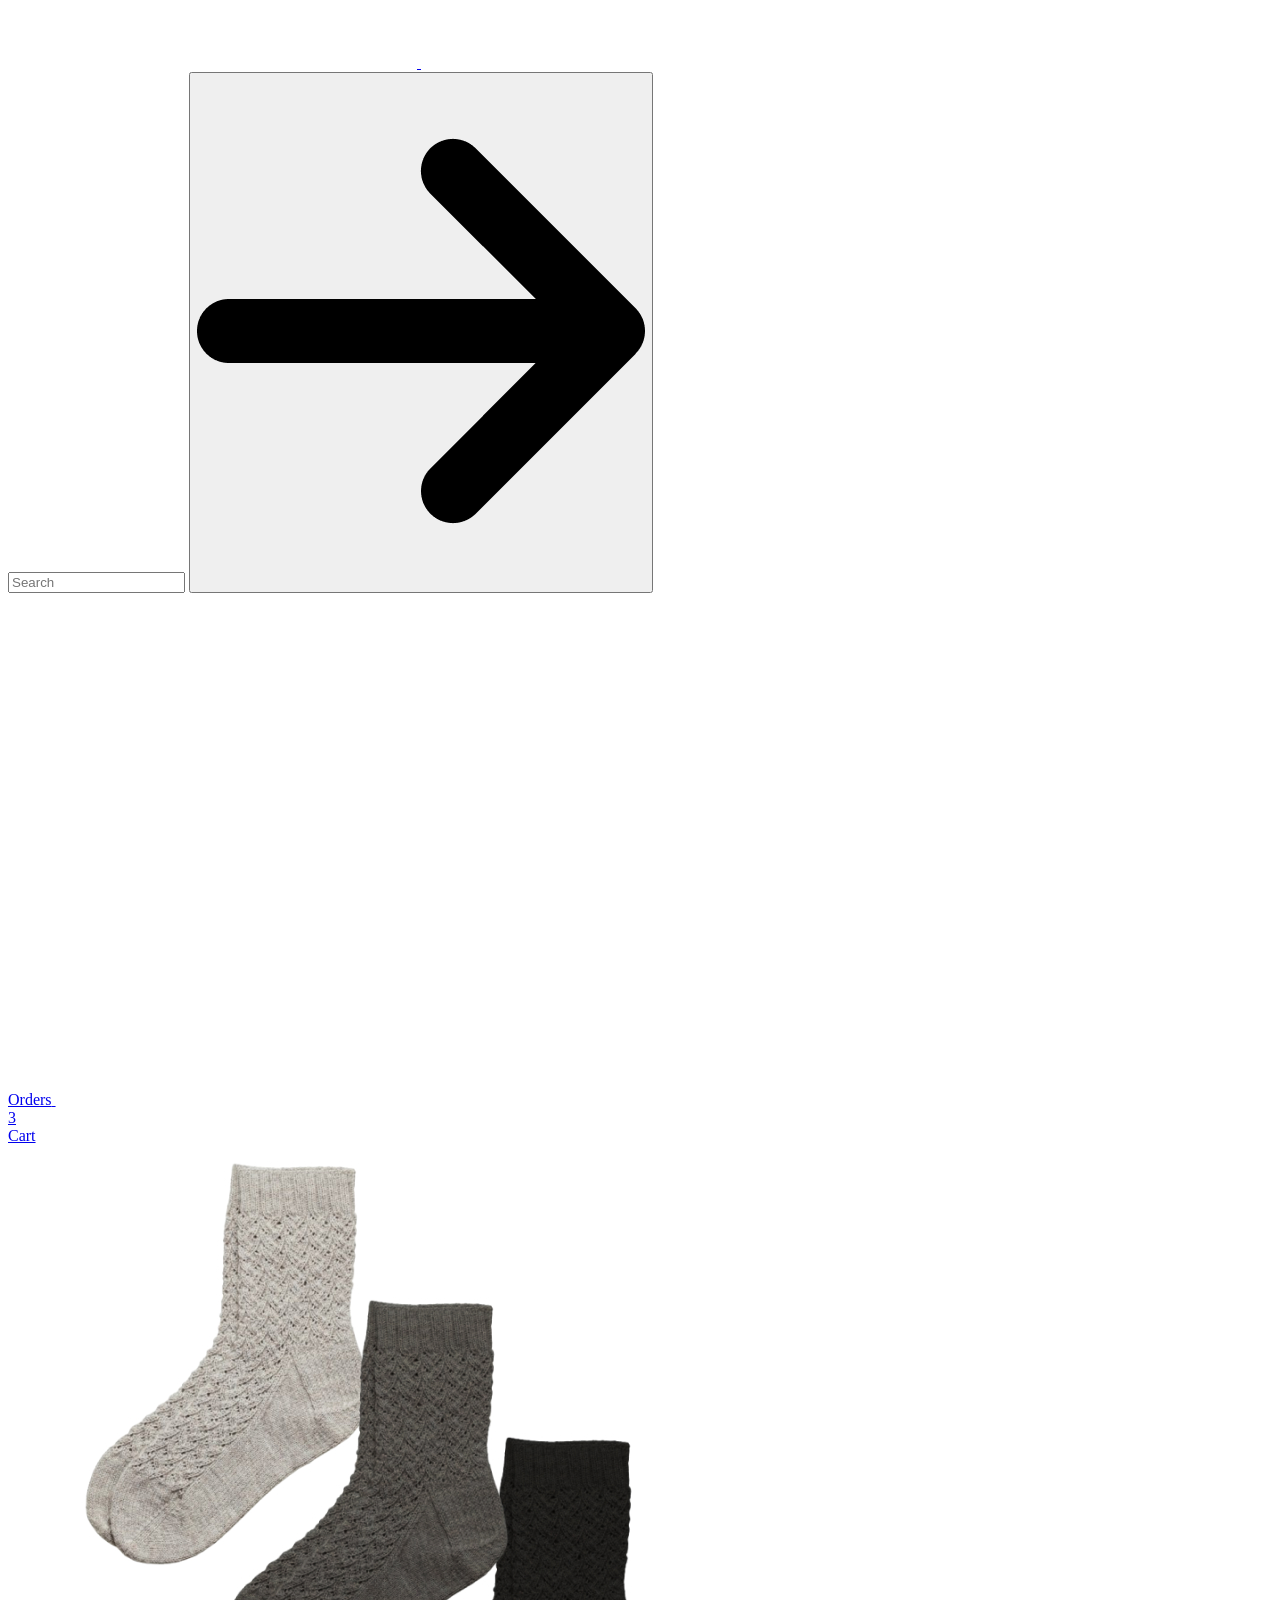
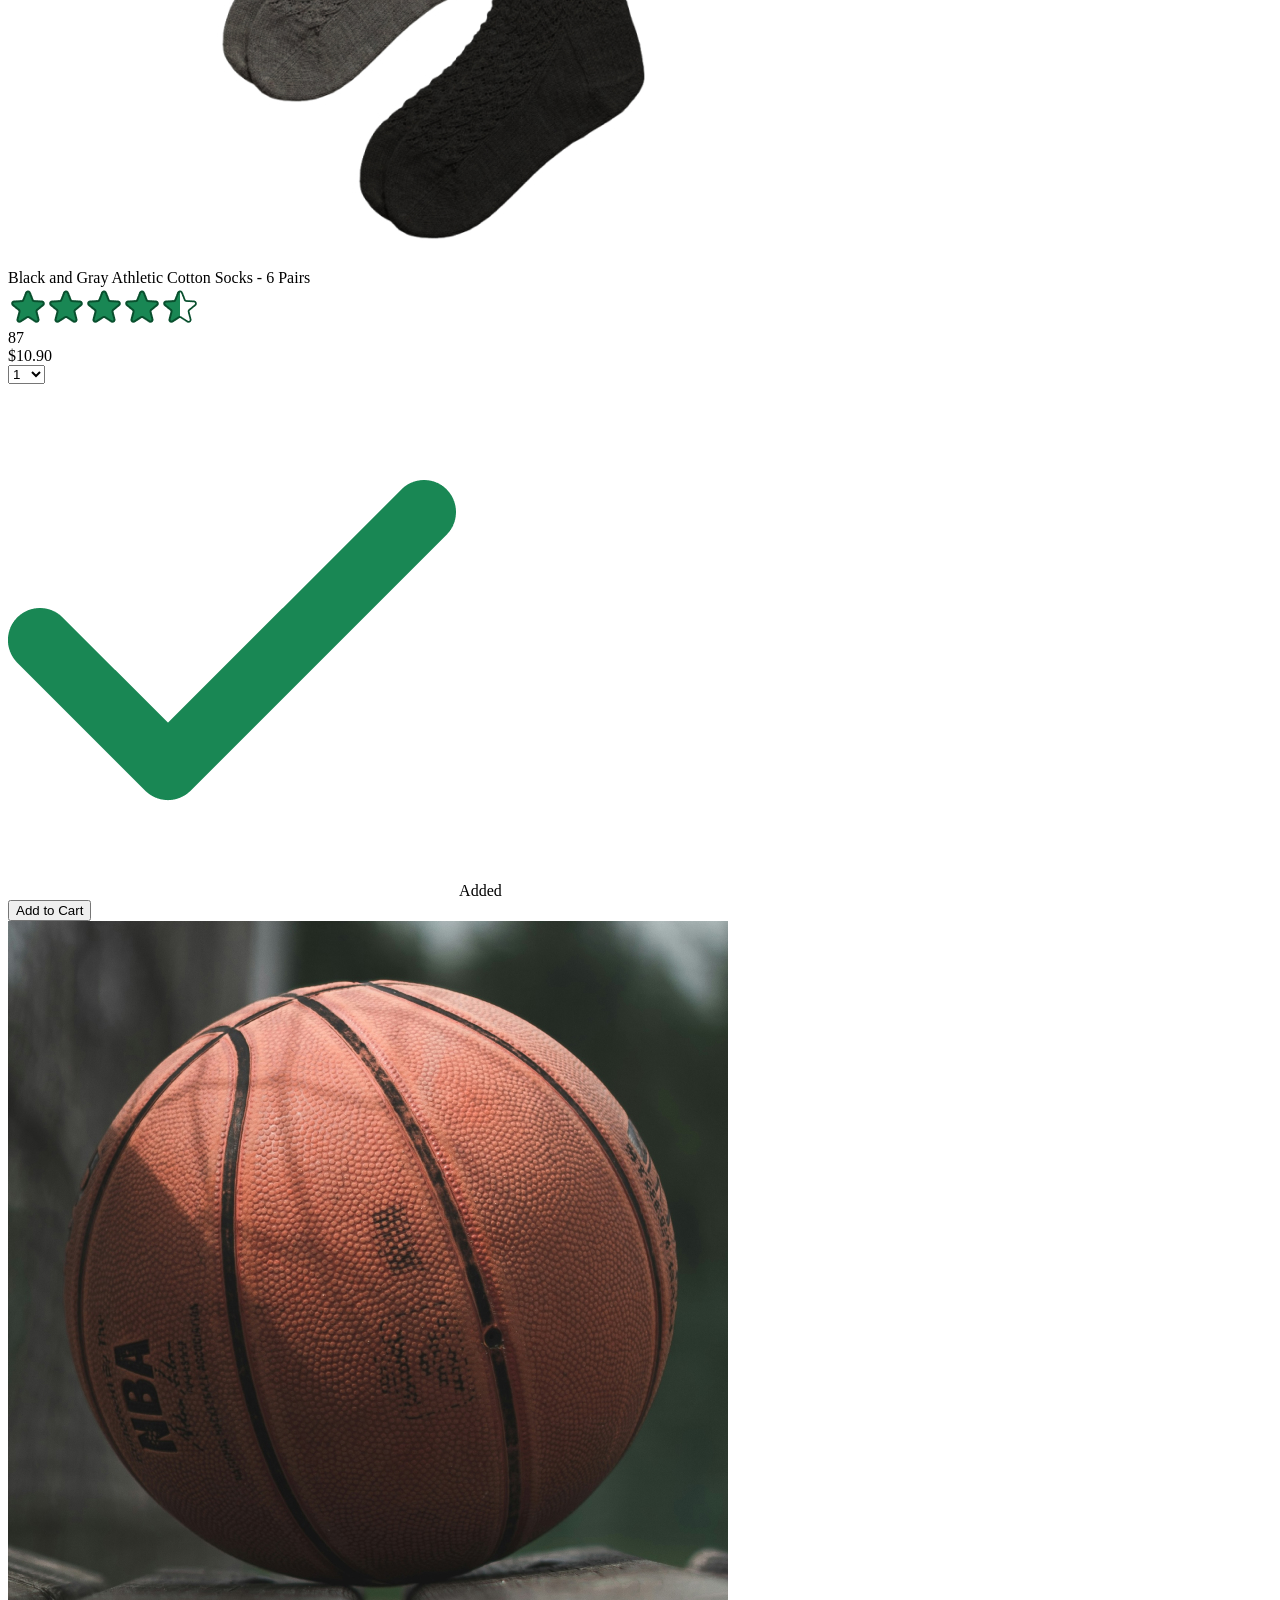
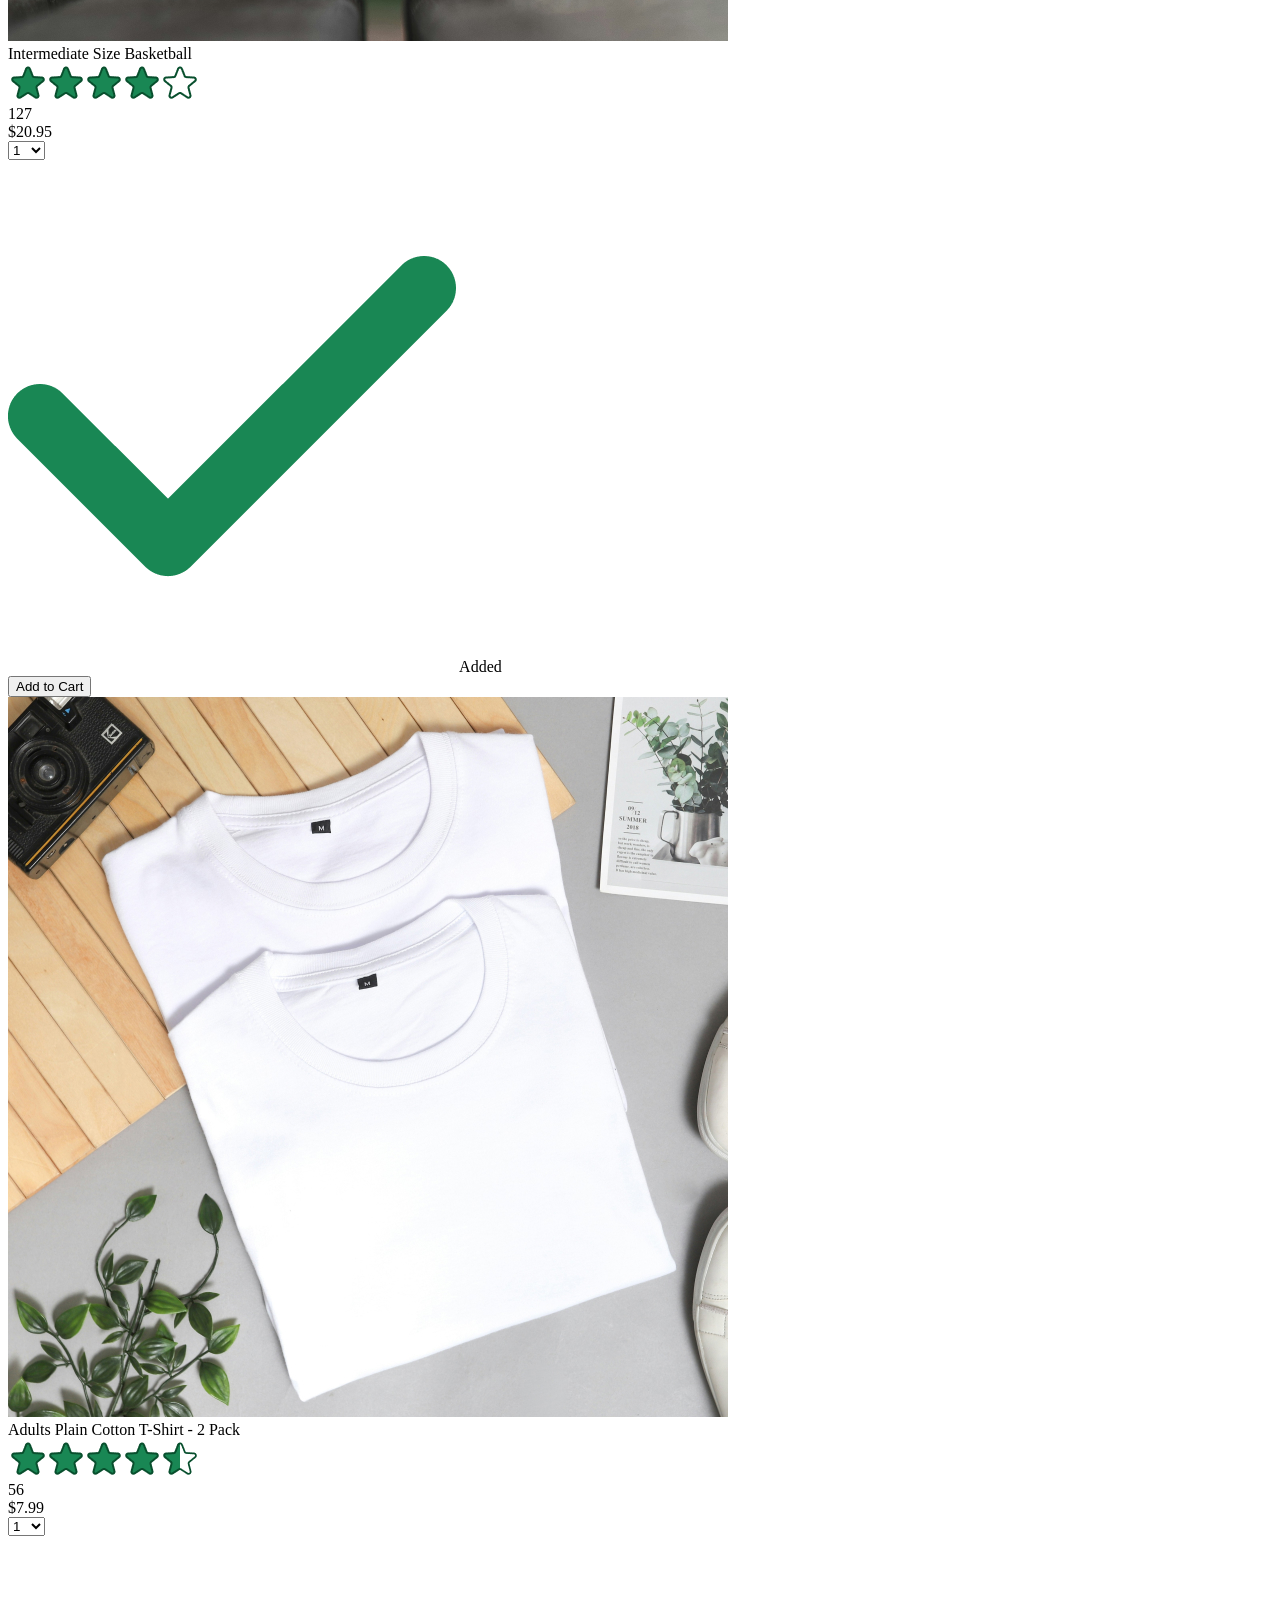
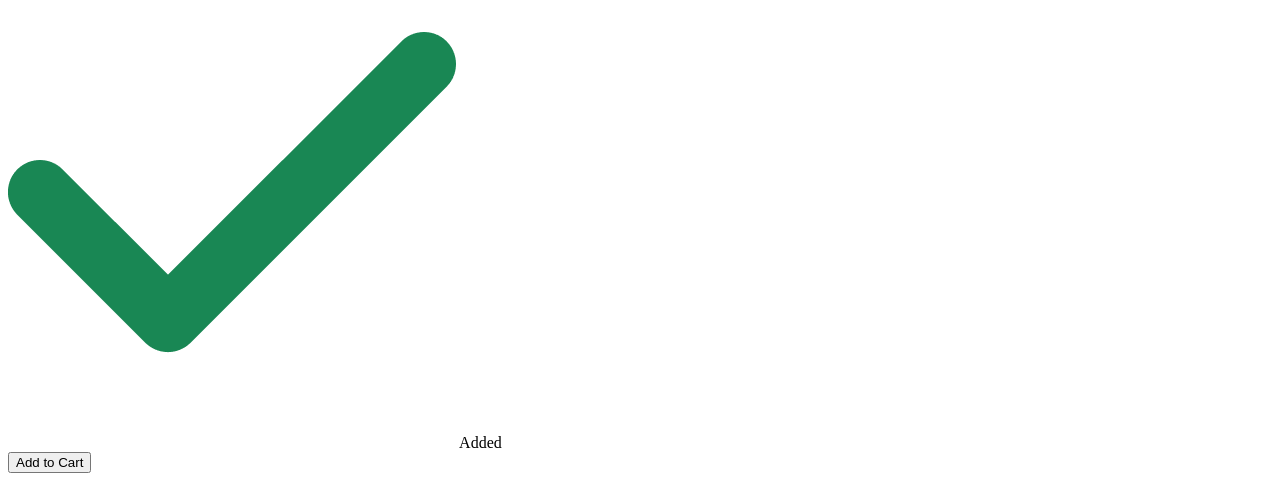
<file: ecommerce-project/starting-code/index.html>
<!doctype html>
<html>
	<head>
		<!-- Load a font called Roboto from Google Fonts. -->
		<link rel="preconnect" href="https://fonts.googleapis.com" />
		<link rel="preconnect" href="https://fonts.gstatic.com" crossorigin />
		<link
			href="https://fonts.googleapis.com/css2?family=Roboto:wght@400;500;700&display=swap"
			rel="stylesheet"
		/>
	</head>
	<body>
		<div class="header">
			<div class="left-section">
				<a href="index.html" class="header-link">
					<img class="logo" src="images/logo-white.png" />
					<img class="mobile-logo" src="images/mobile-logo-white.png" />
				</a>
			</div>

			<div class="middle-section">
				<input class="search-bar" type="text" placeholder="Search" />

				<button class="search-button">
					<img class="search-icon" src="images/icons/search-icon.png" />
				</button>
			</div>

			<div class="right-section">
				<a class="orders-link header-link" href="orders.html">
					<span class="orders-text">Orders</span>
				</a>

				<a class="cart-link header-link" href="checkout.html">
					<img class="cart-icon" src="images/icons/cart-icon.png" />
					<div class="cart-quantity">3</div>
					<div class="cart-text">Cart</div>
				</a>
			</div>
		</div>

		<div class="home-page">
			<div class="products-grid">
				<div class="product-container">
					<div class="product-image-container">
						<img
							class="product-image"
							src="images/products/athletic-cotton-socks-6-pairs.jpg"
						/>
					</div>

					<div class="product-name limit-text-to-2-lines">
						Black and Gray Athletic Cotton Socks - 6 Pairs
					</div>

					<div class="product-rating-container">
						<img
							class="product-rating-stars"
							src="images/ratings/rating-45.png"
						/>
						<div class="product-rating-count link-primary">87</div>
					</div>

					<div class="product-price">$10.90</div>

					<div class="product-quantity-container">
						<select>
							<option value="1">1</option>
							<option value="2">2</option>
							<option value="3">3</option>
							<option value="4">4</option>
							<option value="5">5</option>
							<option value="6">6</option>
							<option value="7">7</option>
							<option value="8">8</option>
							<option value="9">9</option>
							<option value="10">10</option>
						</select>
					</div>

					<div class="product-spacer"></div>

					<div class="added-to-cart">
						<img src="images/icons/checkmark.png" />
						Added
					</div>

					<button class="add-to-cart-button button-primary">Add to Cart</button>
				</div>

				<div class="product-container">
					<div class="product-image-container">
						<img
							class="product-image"
							src="images/products/intermediate-composite-basketball.jpg"
						/>
					</div>

					<div class="product-name limit-text-to-2-lines">
						Intermediate Size Basketball
					</div>

					<div class="product-rating-container">
						<img
							class="product-rating-stars"
							src="images/ratings/rating-40.png"
						/>
						<div class="product-rating-count link-primary">127</div>
					</div>

					<div class="product-price">$20.95</div>

					<div class="product-quantity-container">
						<select>
							<option value="1">1</option>
							<option value="2">2</option>
							<option value="3">3</option>
							<option value="4">4</option>
							<option value="5">5</option>
							<option value="6">6</option>
							<option value="7">7</option>
							<option value="8">8</option>
							<option value="9">9</option>
							<option value="10">10</option>
						</select>
					</div>

					<div class="product-spacer"></div>

					<div class="added-to-cart">
						<img src="images/icons/checkmark.png" />
						Added
					</div>

					<button class="add-to-cart-button button-primary">Add to Cart</button>
				</div>

				<div class="product-container">
					<div class="product-image-container">
						<img
							class="product-image"
							src="images/products/adults-plain-cotton-tshirt-2-pack-teal.jpg"
						/>
					</div>

					<div class="product-name limit-text-to-2-lines">
						Adults Plain Cotton T-Shirt - 2 Pack
					</div>

					<div class="product-rating-container">
						<img
							class="product-rating-stars"
							src="images/ratings/rating-45.png"
						/>
						<div class="product-rating-count link-primary">56</div>
					</div>

					<div class="product-price">$7.99</div>

					<div class="product-quantity-container">
						<select>
							<option value="1">1</option>
							<option value="2">2</option>
							<option value="3">3</option>
							<option value="4">4</option>
							<option value="5">5</option>
							<option value="6">6</option>
							<option value="7">7</option>
							<option value="8">8</option>
							<option value="9">9</option>
							<option value="10">10</option>
						</select>
					</div>

					<div class="product-spacer"></div>

					<div class="added-to-cart">
						<img src="images/icons/checkmark.png" />
						Added
					</div>

					<button class="add-to-cart-button button-primary">Add to Cart</button>
				</div>
			</div>
		</div>
	</body>
</html>
</file>
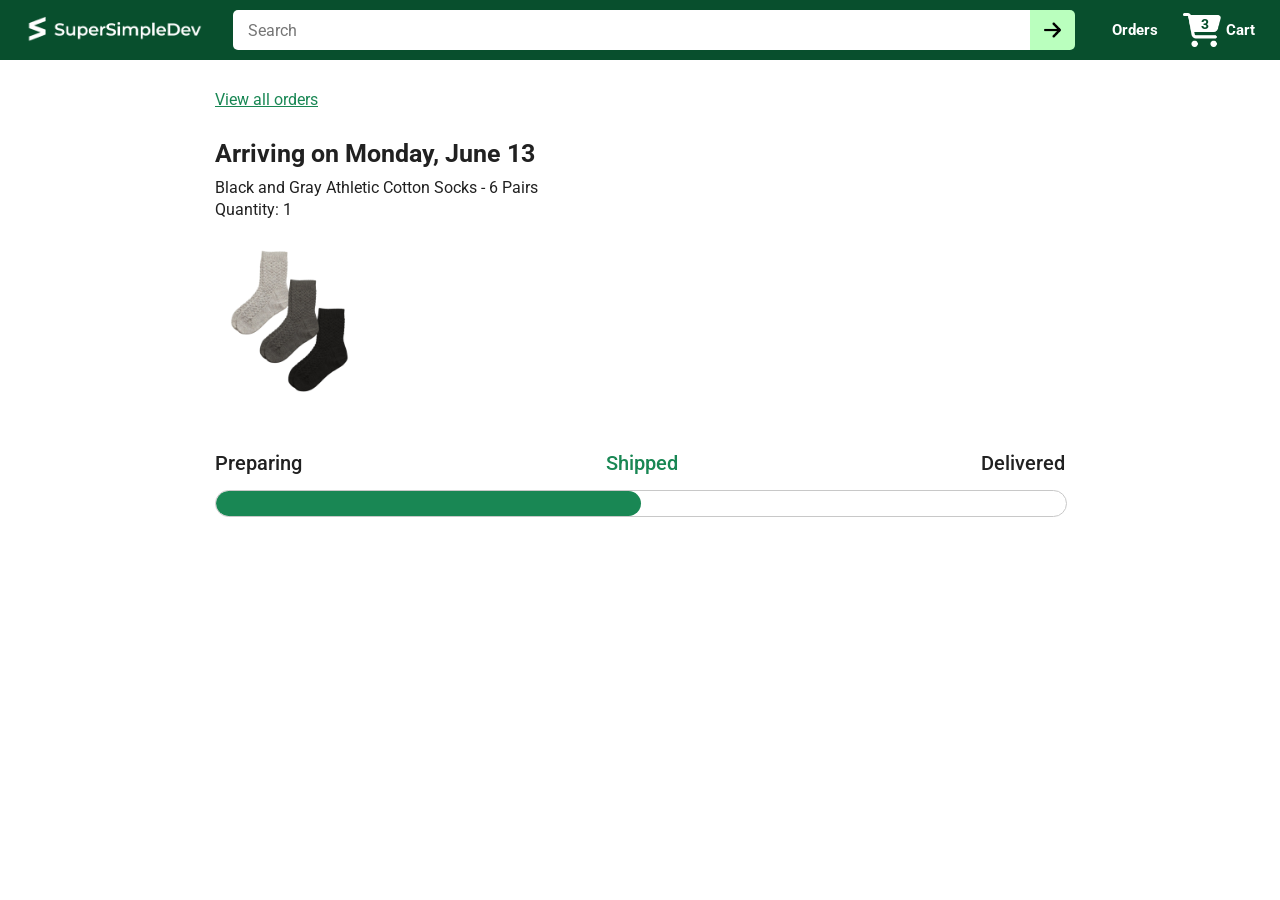
<file: ecommerce-project/starting-code/tracking.html>
<!doctype html>
<html>
	<head>
		<title>Tracking</title>

		<!-- This code is needed for responsive design to work.
      (Responsive design = make the website look good on
      smaller screen sizes like a phone or a tablet). -->
		<meta name="viewport" content="width=device-width, initial-scale=1" />

		<!-- Load a font called Roboto from Google Fonts. -->
		<link rel="preconnect" href="https://fonts.googleapis.com" />
		<link rel="preconnect" href="https://fonts.gstatic.com" crossorigin />
		<link
			href="https://fonts.googleapis.com/css2?family=Roboto:wght@400;500;700&display=swap"
			rel="stylesheet"
		/>

		<!-- Here are the CSS files for this page. -->
		<link rel="stylesheet" href="styles/shared/general.css" />
		<link rel="stylesheet" href="styles/shared/header.css" />
		<link rel="stylesheet" href="styles/pages/tracking.css" />
	</head>
	<body>
		<div class="header">
			<div class="left-section">
				<a href="/" class="header-link">
					<img class="logo" src="images/logo-white.png" />
					<img class="mobile-logo" src="images/mobile-logo-white.png" />
				</a>
			</div>

			<div class="middle-section">
				<input class="search-bar" type="text" placeholder="Search" />

				<button class="search-button">
					<img class="search-icon" src="images/icons/search-icon.png" />
				</button>
			</div>

			<div class="right-section">
				<a class="orders-link header-link" href="/orders">
					<span class="orders-text">Orders</span>
				</a>

				<a class="cart-link header-link" href="checkout">
					<img class="cart-icon" src="images/icons/cart-icon.png" />
					<div class="cart-quantity">3</div>
					<div class="cart-text">Cart</div>
				</a>
			</div>
		</div>

		<div class="tracking-page">
			<div class="order-tracking">
				<a class="back-to-orders-link link-primary" href="/orders">
					View all orders
				</a>

				<div class="delivery-date">Arriving on Monday, June 13</div>

				<div class="product-info">
					Black and Gray Athletic Cotton Socks - 6 Pairs
				</div>

				<div class="product-info">Quantity: 1</div>

				<img
					class="product-image"
					src="images/products/athletic-cotton-socks-6-pairs.jpg"
				/>

				<div class="progress-labels-container">
					<div class="progress-label">Preparing</div>
					<div class="progress-label current-status">Shipped</div>
					<div class="progress-label">Delivered</div>
				</div>

				<div class="progress-bar-container">
					<div class="progress-bar"></div>
				</div>
			</div>
		</div>
	</body>
</html>
</file>
<file: ecommerce-project/starting-code/styles/shared/general.css>
body {
  font-family: Roboto, Arial;
  color: rgb(33, 33, 33);
  /* The <body> element has a default margin of 8px
     on all sides. This removes the default margins. */
  margin: 0;
}

/* Remove the default margins of <p> elements. */
p {
  margin: 0;
}

button {
  font-size: 14px;
  cursor: pointer;
}

select {
  cursor: pointer;
}

input, select, button {
  font-family: Roboto, Arial;
}

.button-primary {
  color: rgb(255, 255, 255);
  background-color: rgb(25, 135, 84);
  border: 1px solid transparent;
  border-radius: 5px;
  cursor: pointer;
  box-shadow: 0 2px 5px rgba(220, 220, 220, 0.5);
}

.button-primary:hover {
  background-color: rgba(25, 135, 84, 0.75);
  border: 1px solid transparent;
}

.button-primary:active {
  background: rgba(25, 135, 84, 0.5);
  border-color: transparent;
  box-shadow: none;
}

.button-secondary {
  color: rgb(33, 33, 33);
  background: white;
  border: 1px solid rgb(200, 200, 200);
  border-radius: 5px;
  cursor: pointer;
  box-shadow: 0 2px 5px rgba(220, 220, 220, 0.2);
}

.button-secondary:hover {
  background-color: rgb(250, 250, 250);
}

.button-secondary:active {
  background-color: rgb(240, 240, 240);
  box-shadow: none;
}

/* These styles will limit text to 2 lines. Anything
   beyond 2 lines will be replaced with "..."
   You can find this code by using an A.I. tool or by
   searching in Google.
   https://css-tricks.com/almanac/properties/l/line-clamp/ */
.limit-text-to-2-lines {
  display: -webkit-box;
  -webkit-line-clamp: 2;
  -webkit-box-orient: vertical;
  overflow: hidden;
}

.link-primary {
  color: rgb(25, 135, 84);
  cursor: pointer;
}

.link-primary:hover {
  opacity: 0.75;
}

.link-primary:active {
  opacity: 0.5;
}

/* Styles for dropdown selectors. */
select {
  color: rgb(33, 33, 33);
  background-color: rgb(255, 255, 255);
  border: 1px solid rgb(200, 200, 200);
  border-radius: 5px;
  padding: 3px 5px;
  font-size: 15px;
  cursor: pointer;
  box-shadow: 0 1px 3px rgba(200, 200, 200, 0.2);
}

select:focus,
input:focus {
  outline: 2px solid rgb(25, 135, 84);
}
</file>
<file: ecommerce-project/starting-code/styles/shared/header.css>
.header {
  background-color: rgb(8, 79, 45);
  color: white;
  padding-left: 15px;
  padding-right: 15px;

  display: flex;
  align-items: center;
  justify-content: space-between;

  position: fixed;
  top: 0;
  left: 0;
  right: 0;
  height: 60px;
}

.header .left-section {
  width: 208px;
}

@media (max-width: 800px) {
  .header .left-section {
    width: unset;
  }
}

.header .header-link {
  display: inline-block;
  padding: 6px 9.5px;
  border-radius: 2px;
  cursor: pointer;
  text-decoration: none;
  border: 1px solid rgba(0, 0, 0, 0);
}

.header .header-link:hover {
  border: 1px solid white;
}

.header .logo {
  height: 26px;
  margin-top: 1px;
}

.header .mobile-logo {
  display: none;
}

@media (max-width: 675px) {
  .header .logo {
    display: none;
  }

  .header .mobile-logo {
    display: block;
    height: 26px;
    margin-top: 1px;
  }
}

.header .middle-section {
  flex: 1;
  max-width: 850px;
  margin-left: 10px;
  margin-right: 10px;
  display: flex;
}

.header .search-bar {
  flex: 1;
  width: 0;
  font-size: 16px;
  height: 38px;
  padding-left: 15px;
  border: none;
  border-top-left-radius: 5px;
  border-bottom-left-radius: 5px;
  border-top-right-radius: 0;
  border-bottom-right-radius: 0;
}

.header .search-button {
  background-color: rgb(186, 255, 190);
  border: none;
  width: 45px;
  height: 40px;
  border-top-right-radius: 5px;
  border-bottom-right-radius: 5px;
  flex-shrink: 0;
}

.header .search-icon {
  height: 20px;
  margin-left: 0px;
  margin-top: 3px;
}

.header .right-section {
  width: 180px;
  flex-shrink: 0;
  display: flex;
  justify-content: end;
}

.header .orders-link {
  color: white;

  display: flex;
  align-items: center;
  padding-left: 13px;
  padding-right: 13px;
}

.header .orders-text {
  display: block;
  font-size: 15px;
  font-weight: 700;
}

.header .cart-link {
  color: white;
  display: flex;
  align-items: center;
  position: relative;
}

.header .cart-icon {
  width: 38px;
}

.header .cart-text {
  margin-left: 5px;
  font-size: 15px;
  font-weight: 700;
}

.header .cart-quantity {
  color: rgb(8, 79, 45);
  font-size: 14px;
  font-weight: 700;

  position: absolute;
  top: 8.5px;
  right: 46px;

  width: 26px;
  text-align: center;
}
</file>
<file: ecommerce-project/starting-code/styles/pages/tracking.css>
.tracking-page {
  max-width: 850px;
  margin-top: 90px;
  margin-bottom: 100px;
  padding-left: 30px;
  padding-right: 30px;

  /* margin-left: auto;
     margin-right auto;
     Is a trick for centering an element horizontally
     without needing a container. */
  margin-left: auto;
  margin-right: auto;
}

.tracking-page .back-to-orders-link {
  display: inline-block;
  margin-bottom: 30px;
}

.tracking-page .delivery-date {
  font-size: 25px;
  font-weight: 700;
  margin-bottom: 10px;
}

.tracking-page .product-info {
  margin-bottom: 3px;
}

.tracking-page .product-image {
  max-width: 150px;
  max-height: 150px;
  margin-top: 25px;
  margin-bottom: 50px;
}

.tracking-page .progress-labels-container {
  display: flex;
  justify-content: space-between;
  font-size: 20px;
  font-weight: 500;
  margin-bottom: 15px;
}

.tracking-page .current-status {
  color: rgb(25, 135, 84);
}

@media (max-width: 575px) {
  .tracking-page .progress-labels-container {
    font-size: 16px;
  }
}

@media (max-width: 450px) {
  .tracking-page .progress-labels-container {
    flex-direction: column;
    margin-bottom: 5px;
  }

  .tracking-page .progress-label {
    margin-bottom: 3px;
  }
}

.tracking-page .progress-bar-container {
  height: 25px;
  width: 100%;

  border: 1px solid rgb(200, 200, 200);
  border-radius: 50px;
  overflow: hidden;
}

.tracking-page .progress-bar {
  height: 100%;
  background-color: rgb(25, 135, 84);
  border-radius: 50px;
  width: 50%;
}
</file>
